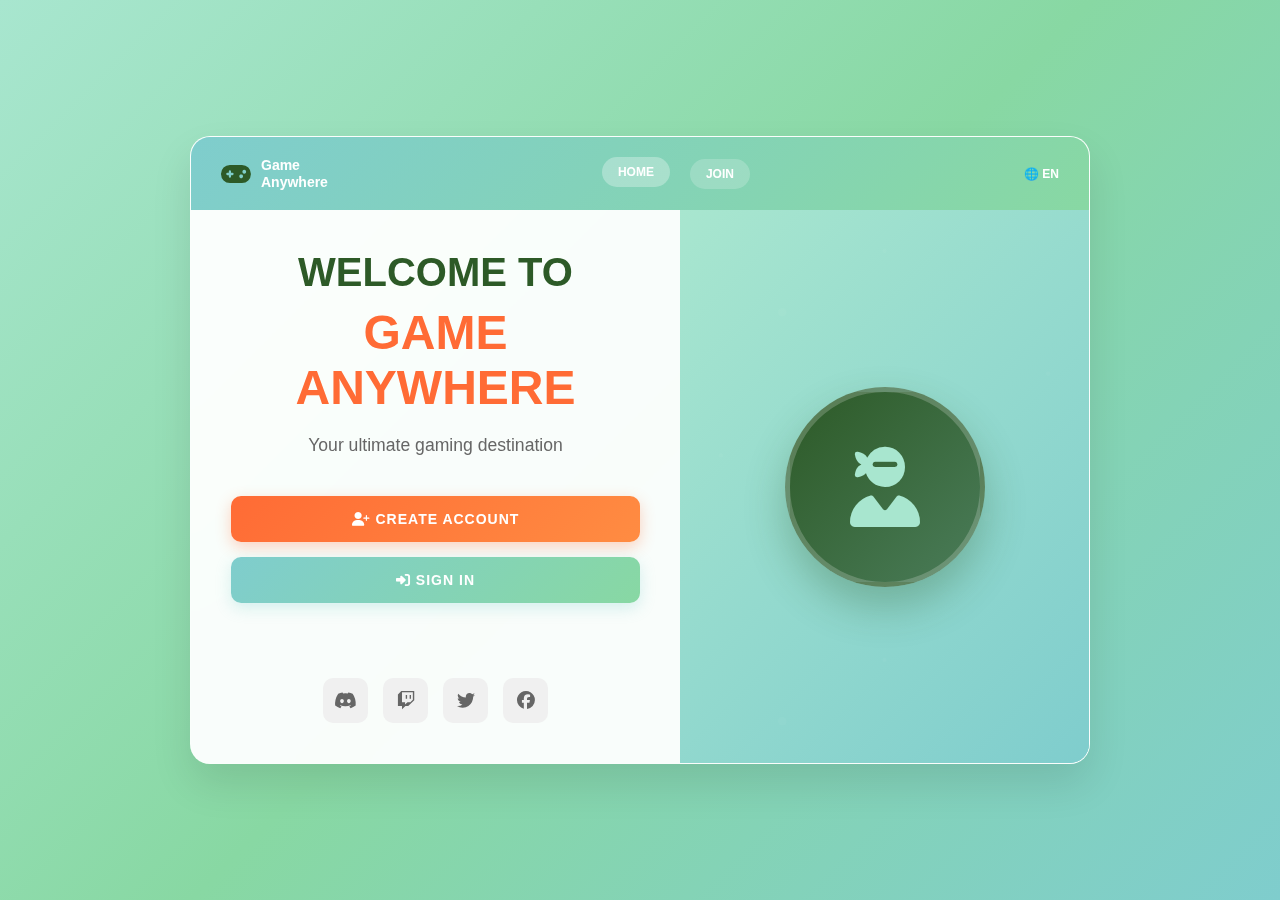
<file: index.html>
<!DOCTYPE html>
<html lang="en">
  <head>
    <meta charset="UTF-8" />
    <meta name="viewport" content="width=device-width, initial-scale=1.0" />
    <title>Game Anywhere - Home</title>
    <link
      rel="stylesheet"
      href="https://cdnjs.cloudflare.com/ajax/libs/font-awesome/6.7.2/css/all.min.css"
    />
    <link rel="stylesheet" href="styles.css" />
  </head>
  <body>
    <div class="container">
      <div class="auth-card">
        <!-- Header -->
        <div class="header">
          <div class="logo">
            <i class="fas fa-gamepad"></i>
            <span>Game<br />Anywhere</span>
          </div>
          <div class="nav-tabs">
            <a href="index.html" class="tab active">HOME</a>
            <a href="signup.html" class="tab">JOIN</a>
          </div>
          <div class="language">
            <span>🌐 EN</span>
          </div>
        </div>

        <!-- Content -->
        <div class="content">
          <div class="form-section">
            <div class="welcome-text">
              <h1>WELCOME TO</h1>
              <h2>GAME ANYWHERE</h2>
              <p>Your ultimate gaming destination</p>
            </div>

            <div class="action-buttons">
              <a href="signup.html" class="btn btn-primary">
                <i class="fas fa-user-plus"></i>
                CREATE ACCOUNT
              </a>
              <a href="login.html" class="btn btn-secondary">
                <i class="fas fa-sign-in-alt"></i>
                SIGN IN
              </a>
            </div>

            <!-- Social Icons -->
            <div class="social-icons">
              <a href="#"><i class="fab fa-discord"></i></a>
              <a href="#"><i class="fab fa-twitch"></i></a>
              <a href="#"><i class="fab fa-twitter"></i></a>
              <a href="#"><i class="fab fa-facebook"></i></a>
            </div>
          </div>

          <!-- Character Section -->
          <div class="character-section">
            <div class="character-bg">
              <div class="character">
                <div class="character-avatar">
                  <i class="fas fa-user-ninja"></i>
                </div>
              </div>
            </div>
          </div>
        </div>
      </div>
    </div>

    <script src="script.js"></script>
  </body>
</html>



<!-- ALL @ rights reserved by DEVSAHIL CODE / Code By rrrsahil -->
</file>
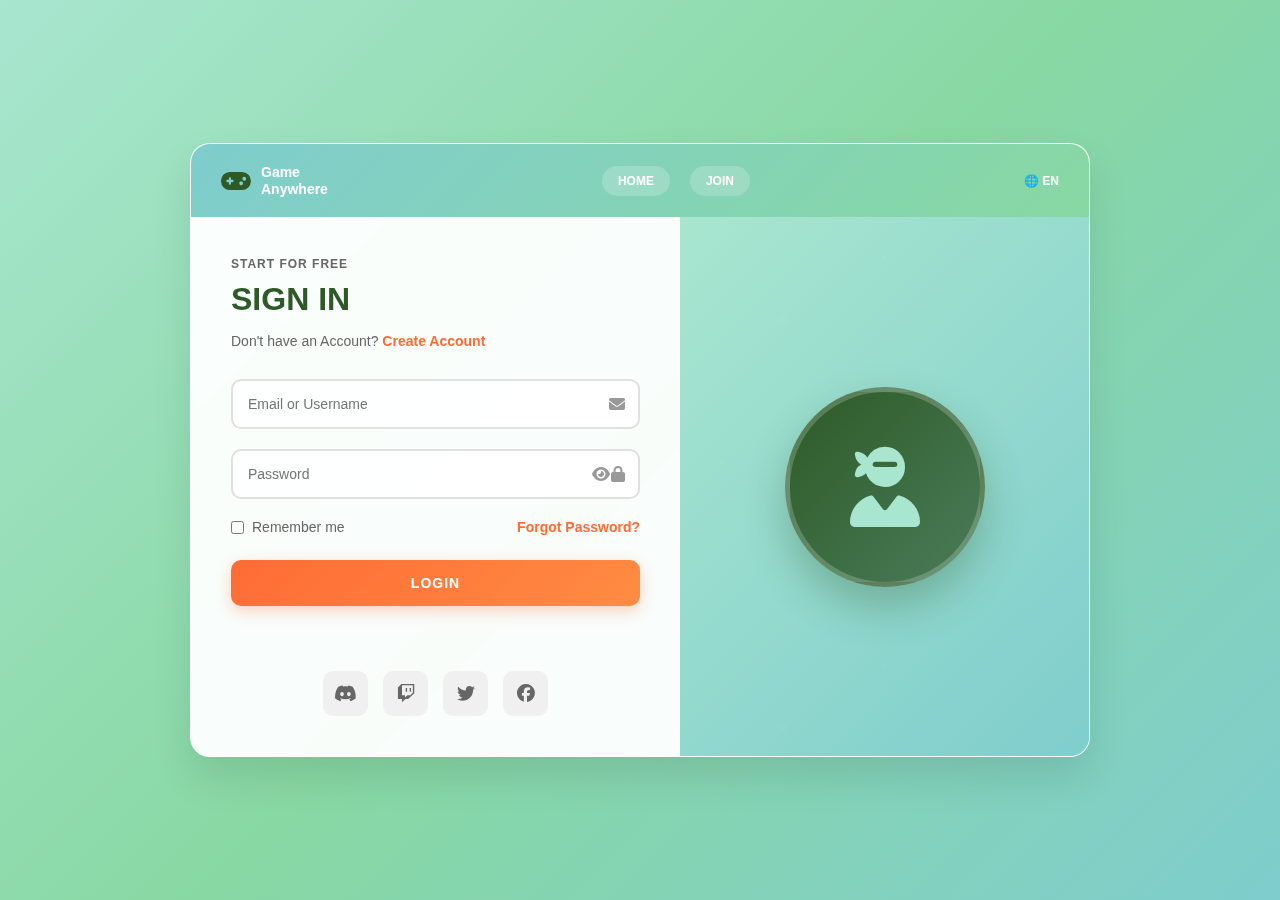
<file: login.html>
<!DOCTYPE html>
<html lang="en">
  <head>
    <meta charset="UTF-8" />
    <meta name="viewport" content="width=device-width, initial-scale=1.0" />
    <title>Game Anywhere - Sign In</title>
    <link
      rel="stylesheet"
      href="https://cdnjs.cloudflare.com/ajax/libs/font-awesome/6.7.2/css/all.min.css"
    />
    <link rel="stylesheet" href="styles.css" />
  </head>
  <body>
    <div class="container">
      <div class="auth-card">
        <!-- Header -->
        <div class="header">
          <div class="logo">
            <i class="fas fa-gamepad"></i>
            <span>Game<br />Anywhere</span>
          </div>
          <div class="nav-tabs">
            <a href="index.html" class="tab">HOME</a>
            <a href="signup.html" class="tab">JOIN</a>
          </div>
          <div class="language">
            <span>🌐 EN</span>
          </div>
        </div>

        <!-- Content -->
        <div class="content">
          <div class="form-section">
            <div class="form-header">
              <p class="start-text">START FOR FREE</p>
              <h1>SIGN IN</h1>
              <p class="sub-text">
                Don't have an Account? <a href="signup.html">Create Account</a>
              </p>
            </div>

            <form id="loginForm" class="auth-form">
              <div class="input-group">
                <input
                  type="text"
                  id="loginEmail"
                  placeholder="Email or Username"
                  required
                />
                <i class="fas fa-envelope"></i>
              </div>

              <div class="input-group">
                <input
                  type="password"
                  id="loginPassword"
                  placeholder="Password"
                  required
                />
                <i class="fas fa-lock"></i>
                <button type="button" class="toggle-password">
                  <i class="fas fa-eye"></i>
                </button>
              </div>

              <div class="form-options">
                <label class="checkbox-container">
                  <input type="checkbox" id="rememberMe" />
                  <span class="checkmark"></span>
                  Remember me
                </label>
                <a href="#" class="forgot-password">Forgot Password?</a>
              </div>

              <button type="submit" class="btn btn-primary">LOGIN</button>
            </form>

            <!-- Social Icons -->
            <div class="social-icons">
              <a href="#"><i class="fab fa-discord"></i></a>
              <a href="#"><i class="fab fa-twitch"></i></a>
              <a href="#"><i class="fab fa-twitter"></i></a>
              <a href="#"><i class="fab fa-facebook"></i></a>
            </div>
          </div>

          <!-- Character Section -->
          <div class="character-section">
            <div class="character-bg">
              <div class="character">
                <div class="character-avatar">
                  <i class="fas fa-user-ninja"></i>
                </div>
              </div>
            </div>
          </div>
        </div>
      </div>
    </div>

    <script src="script.js"></script>
  </body>
</html>
</file>
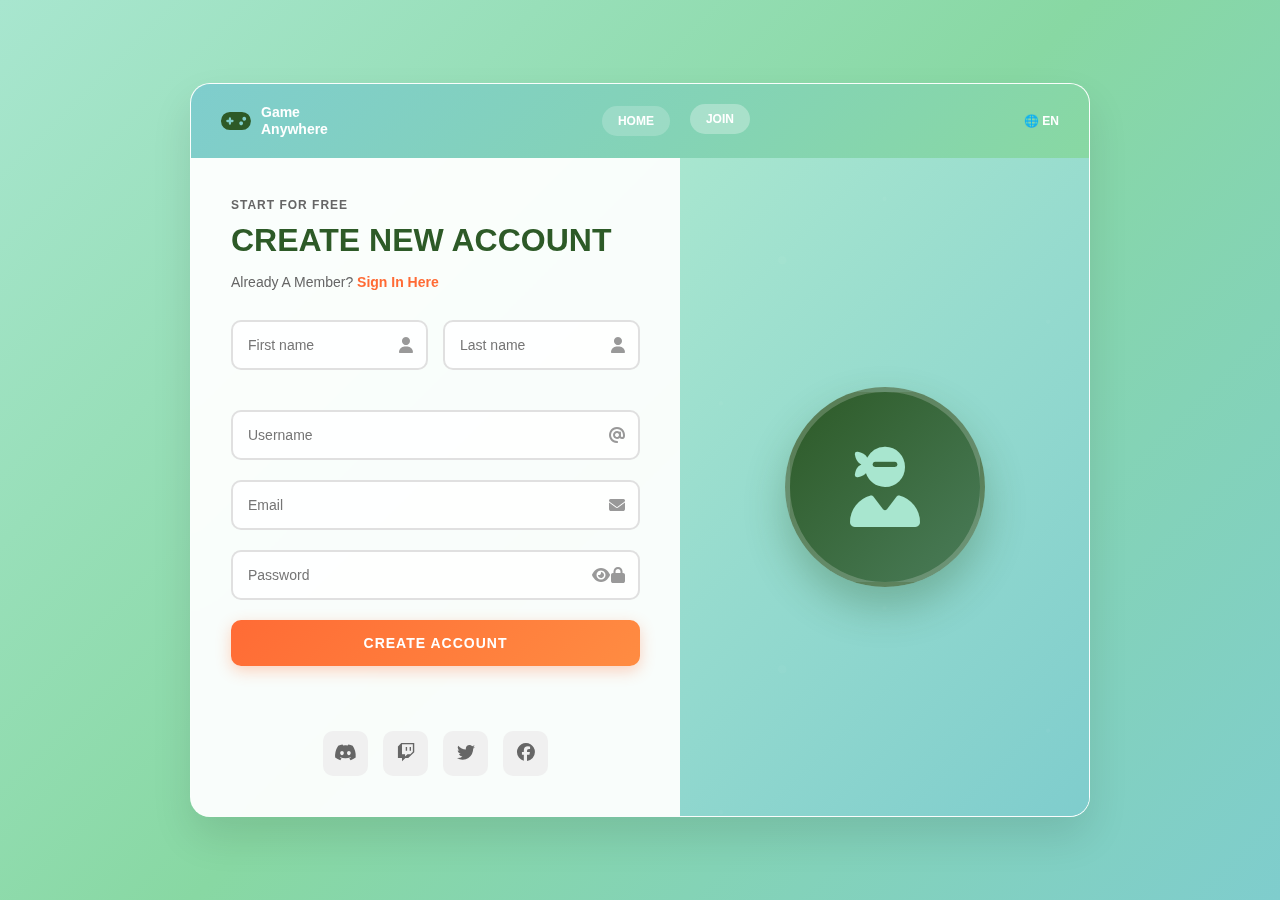
<file: signup.html>
<!DOCTYPE html>
<html lang="en">
  <head>
    <meta charset="UTF-8" />
    <meta name="viewport" content="width=device-width, initial-scale=1.0" />
    <title>Game Anywhere - Sign Up</title>
    <link
      rel="stylesheet"
      href="https://cdnjs.cloudflare.com/ajax/libs/font-awesome/6.7.2/css/all.min.css"
    />
    <link rel="stylesheet" href="styles.css" />
  </head>
  <body>
    <div class="container">
      <div class="auth-card">
        <!-- Header -->
        <div class="header">
          <div class="logo">
            <i class="fas fa-gamepad"></i>
            <span>Game<br />Anywhere</span>
          </div>
          <div class="nav-tabs">
            <a href="index.html" class="tab">HOME</a>
            <a href="signup.html" class="tab active">JOIN</a>
          </div>
          <div class="language">
            <span>🌐 EN</span>
          </div>
        </div>

        <!-- Content -->
        <div class="content">
          <div class="form-section">
            <div class="form-header">
              <p class="start-text">START FOR FREE</p>
              <h1>CREATE NEW ACCOUNT</h1>
              <p class="sub-text">
                Already A Member? <a href="login.html">Sign In Here</a>
              </p>
            </div>

            <form id="signupForm" class="auth-form">
              <div class="input-row">
                <div class="input-group">
                  <input
                    type="text"
                    id="firstName"
                    placeholder="First name"
                    required
                  />
                  <i class="fas fa-user"></i>
                </div>
                <div class="input-group">
                  <input
                    type="text"
                    id="lastName"
                    placeholder="Last name"
                    required
                  />
                  <i class="fas fa-user"></i>
                </div>
              </div>

              <div class="input-group">
                <input
                  type="text"
                  id="username"
                  placeholder="Username"
                  required
                />
                <i class="fas fa-at"></i>
              </div>

              <div class="input-group">
                <input type="email" id="email" placeholder="Email" required />
                <i class="fas fa-envelope"></i>
              </div>

              <div class="input-group">
                <input
                  type="password"
                  id="password"
                  placeholder="Password"
                  required
                />
                <i class="fas fa-lock"></i>
                <button type="button" class="toggle-password">
                  <i class="fas fa-eye"></i>
                </button>
              </div>

              <button type="submit" class="btn btn-primary">
                CREATE ACCOUNT
              </button>
            </form>

            <!-- Social Icons -->
            <div class="social-icons">
              <a href="#"><i class="fab fa-discord"></i></a>
              <a href="#"><i class="fab fa-twitch"></i></a>
              <a href="#"><i class="fab fa-twitter"></i></a>
              <a href="#"><i class="fab fa-facebook"></i></a>
            </div>
          </div>

          <!-- Character Section -->
          <div class="character-section">
            <div class="character-bg">
              <div class="character">
                <div class="character-avatar">
                  <i class="fas fa-user-ninja"></i>
                </div>
              </div>
            </div>
          </div>
        </div>
      </div>
    </div>

    <script src="script.js"></script>
  </body>
</html>
</file>
<file: styles.css>
/* Reset and Base Styles */
* {
  margin: 0;
  padding: 0;
  box-sizing: border-box;
}

body {
  font-family: "Segoe UI", Tahoma, Geneva, Verdana, sans-serif;
  background: linear-gradient(135deg, #a8e6cf 0%, #88d8a3 50%, #7fcdcd 100%);
  min-height: 100vh;
  display: flex;
  align-items: center;
  justify-content: center;
  padding: 20px;
}

.container {
  width: 100%;
  max-width: 900px;
  margin: 0 auto;
}

/* Auth Card */
.auth-card {
  background: rgba(255, 255, 255, 0.95);
  border-radius: 20px;
  box-shadow: 0 20px 40px rgba(0, 0, 0, 0.1);
  overflow: hidden;
  backdrop-filter: blur(10px);
  border: 1px solid rgba(255, 255, 255, 0.2);
}

/* Header */
.header {
  display: flex;
  justify-content: space-between;
  align-items: center;
  padding: 20px 30px;
  background: linear-gradient(135deg, #7fcdcd 0%, #88d8a3 100%);
  color: white;
}

.logo {
  display: flex;
  align-items: center;
  gap: 10px;
  font-weight: bold;
  font-size: 14px;
  line-height: 1.2;
}

.logo i {
  font-size: 24px;
  color: #2d5a27;
}

.nav-tabs {
  display: flex;
  gap: 20px;
}

.tab {
  color: white;
  text-decoration: none;
  padding: 8px 16px;
  border-radius: 20px;
  font-size: 12px;
  font-weight: 600;
  transition: all 0.3s ease;
  background: rgba(255, 255, 255, 0.2);
}

.tab.active,
.tab:hover {
  background: rgba(255, 255, 255, 0.3);
  transform: translateY(-2px);
}

.language {
  font-size: 12px;
  font-weight: 600;
}

/* Content */
.content {
  display: flex;
  min-height: 500px;
}

.form-section {
  flex: 1;
  padding: 40px;
  display: flex;
  flex-direction: column;
  justify-content: center;
}

.character-section {
  flex: 1;
  background: linear-gradient(135deg, #a8e6cf 0%, #7fcdcd 100%);
  position: relative;
  overflow: hidden;
}

/* Welcome Text (Home Page) */
.welcome-text {
  text-align: center;
  margin-bottom: 40px;
}

.welcome-text h1 {
  font-size: 2.5rem;
  color: #2d5a27;
  margin-bottom: 10px;
  font-weight: 800;
}

.welcome-text h2 {
  font-size: 3rem;
  color: #ff6b35;
  margin-bottom: 20px;
  font-weight: 800;
}

.welcome-text p {
  color: #666;
  font-size: 1.1rem;
}

/* Form Header */
.form-header {
  margin-bottom: 30px;
}

.start-text {
  color: #666;
  font-size: 12px;
  font-weight: 600;
  margin-bottom: 10px;
  letter-spacing: 1px;
}

.form-header h1 {
  font-size: 2rem;
  color: #2d5a27;
  margin-bottom: 15px;
  font-weight: 800;
}

.sub-text {
  color: #666;
  font-size: 14px;
}

.sub-text a {
  color: #ff6b35;
  text-decoration: none;
  font-weight: 600;
}

.sub-text a:hover {
  text-decoration: underline;
}

/* Form Styles */
.auth-form {
  margin-bottom: 30px;
}

.input-row {
  display: flex;
  gap: 15px;
  margin-bottom: 20px;
}

.input-group {
  position: relative;
  margin-bottom: 20px;
  flex: 1;
}

.input-group input {
  width: 100%;
  padding: 15px 45px 15px 15px;
  border: 2px solid #e0e0e0;
  border-radius: 10px;
  font-size: 14px;
  background: rgba(255, 255, 255, 0.8);
  transition: all 0.3s ease;
}

.input-group input:focus {
  outline: none;
  border-color: #7fcdcd;
  background: white;
  transform: translateY(-2px);
  box-shadow: 0 5px 15px rgba(127, 205, 205, 0.2);
}

.input-group i {
  position: absolute;
  right: 15px;
  top: 50%;
  transform: translateY(-50%);
  color: #999;
  font-size: 16px;
}

.toggle-password {
  position: absolute;
  right: 15px;
  top: 50%;
  transform: translateY(-50%);
  background: none;
  border: none;
  color: #999;
  cursor: pointer;
  font-size: 16px;
  padding: 5px;
}

.toggle-password:hover {
  color: #7fcdcd;
}

/* Form Options */
.form-options {
  display: flex;
  justify-content: space-between;
  align-items: center;
  margin-bottom: 25px;
  font-size: 14px;
}

.checkbox-container {
  display: flex;
  align-items: center;
  cursor: pointer;
  color: #666;
}

.checkbox-container input {
  margin-right: 8px;
}

.forgot-password {
  color: #ff6b35;
  text-decoration: none;
  font-weight: 600;
}

.forgot-password:hover {
  text-decoration: underline;
}

/* Buttons */
.btn {
  display: inline-block;
  padding: 15px 30px;
  border: none;
  border-radius: 10px;
  font-size: 14px;
  font-weight: 700;
  text-decoration: none;
  text-align: center;
  cursor: pointer;
  transition: all 0.3s ease;
  text-transform: uppercase;
  letter-spacing: 1px;
  width: 100%;
  margin-bottom: 15px;
}

.btn-primary {
  background: linear-gradient(135deg, #ff6b35 0%, #ff8c42 100%);
  color: white;
  box-shadow: 0 5px 15px rgba(255, 107, 53, 0.3);
}

.btn-primary:hover {
  transform: translateY(-3px);
  box-shadow: 0 8px 25px rgba(255, 107, 53, 0.4);
}

.btn-secondary {
  background: linear-gradient(135deg, #7fcdcd 0%, #88d8a3 100%);
  color: white;
  box-shadow: 0 5px 15px rgba(127, 205, 205, 0.3);
}

.btn-secondary:hover {
  transform: translateY(-3px);
  box-shadow: 0 8px 25px rgba(127, 205, 205, 0.4);
}

.action-buttons {
  margin-bottom: 40px;
}

/* Social Icons */
.social-icons {
  display: flex;
  justify-content: center;
  gap: 15px;
  margin-top: 20px;
}

.social-icons a {
  width: 45px;
  height: 45px;
  background: #f0f0f0;
  border-radius: 10px;
  display: flex;
  align-items: center;
  justify-content: center;
  color: #666;
  text-decoration: none;
  transition: all 0.3s ease;
  font-size: 18px;
}

.social-icons a:hover {
  background: #7fcdcd;
  color: white;
  transform: translateY(-3px);
  box-shadow: 0 5px 15px rgba(127, 205, 205, 0.3);
}

/* Character Section */
.character-bg {
  position: relative;
  width: 100%;
  height: 100%;
  background: linear-gradient(135deg, #a8e6cf 0%, #7fcdcd 100%);
  display: flex;
  align-items: center;
  justify-content: center;
}

.character-bg::before {
  content: "";
  position: absolute;
  top: 0;
  left: 0;
  right: 0;
  bottom: 0;
  background: url('data:image/svg+xml,<svg xmlns="http://www.w3.org/2000/svg" viewBox="0 0 100 100"><defs><pattern id="grain" width="100" height="100" patternUnits="userSpaceOnUse"><circle cx="25" cy="25" r="1" fill="rgba(255,255,255,0.1)"/><circle cx="75" cy="75" r="1" fill="rgba(255,255,255,0.1)"/><circle cx="50" cy="10" r="0.5" fill="rgba(255,255,255,0.1)"/><circle cx="10" cy="60" r="0.5" fill="rgba(255,255,255,0.1)"/><circle cx="90" cy="40" r="0.5" fill="rgba(255,255,255,0.1)"/></pattern></defs><rect width="100" height="100" fill="url(%23grain)"/></svg>');
  opacity: 0.3;
}

.character {
  position: relative;
  z-index: 2;
}

.character-avatar {
  width: 200px;
  height: 200px;
  background: linear-gradient(135deg, #2d5a27 0%, #4a7c59 100%);
  border-radius: 50%;
  display: flex;
  align-items: center;
  justify-content: center;
  box-shadow: 0 20px 40px rgba(45, 90, 39, 0.3);
  border: 5px solid rgba(255, 255, 255, 0.2);
}

.character-avatar i {
  font-size: 80px;
  color: #a8e6cf;
}

/* Responsive Design */
@media (max-width: 768px) {
  .container {
    padding: 10px;
  }

  .content {
    flex-direction: column;
  }

  .character-section {
    min-height: 200px;
    order: -1;
  }

  .form-section {
    padding: 30px 20px;
  }

  .header {
    padding: 15px 20px;
    flex-wrap: wrap;
    gap: 10px;
  }

  .nav-tabs {
    order: 3;
    width: 100%;
    justify-content: center;
  }

  .input-row {
    flex-direction: column;
    gap: 0;
  }

  .welcome-text h1 {
    font-size: 2rem;
  }

  .welcome-text h2 {
    font-size: 2.2rem;
  }

  .form-header h1 {
    font-size: 1.5rem;
  }

  .character-avatar {
    width: 120px;
    height: 120px;
  }

  .character-avatar i {
    font-size: 50px;
  }

  .form-options {
    flex-direction: column;
    gap: 15px;
    align-items: flex-start;
  }
}

@media (max-width: 480px) {
  .auth-card {
    border-radius: 15px;
    margin: 10px;
  }

  .form-section {
    padding: 20px 15px;
  }

  .btn {
    padding: 12px 20px;
    font-size: 13px;
  }

  .social-icons a {
    width: 40px;
    height: 40px;
    font-size: 16px;
  }
}

/* Animation Classes */
.fade-in {
  animation: fadeIn 0.5s ease-in;
}

@keyframes fadeIn {
  from {
    opacity: 0;
    transform: translateY(20px);
  }
  to {
    opacity: 1;
    transform: translateY(0);
  }
}

.shake {
  animation: shake 0.5s ease-in-out;
}

@keyframes shake {
  0%,
  100% {
    transform: translateX(0);
  }
  25% {
    transform: translateX(-5px);
  }
  75% {
    transform: translateX(5px);
  }
}

/* Success/Error Messages */
.message {
  padding: 12px 15px;
  border-radius: 8px;
  margin-bottom: 20px;
  font-size: 14px;
  font-weight: 600;
  text-align: center;
}

.message.success {
  background: #d4edda;
  color: #155724;
  border: 1px solid #c3e6cb;
}

.message.error {
  background: #f8d7da;
  color: #721c24;
  border: 1px solid #f5c6cb;
}

/* Loading State */
.btn.loading {
  position: relative;
  color: transparent;
}

.btn.loading::after {
  content: "";
  position: absolute;
  top: 50%;
  left: 50%;
  transform: translate(-50%, -50%);
  width: 20px;
  height: 20px;
  border: 2px solid rgba(255, 255, 255, 0.3);
  border-top: 2px solid white;
  border-radius: 50%;
  animation: spin 1s linear infinite;
}

@keyframes spin {
  0% {
    transform: translate(-50%, -50%) rotate(0deg);
  }
  100% {
    transform: translate(-50%, -50%) rotate(360deg);
  }
}
</file>
